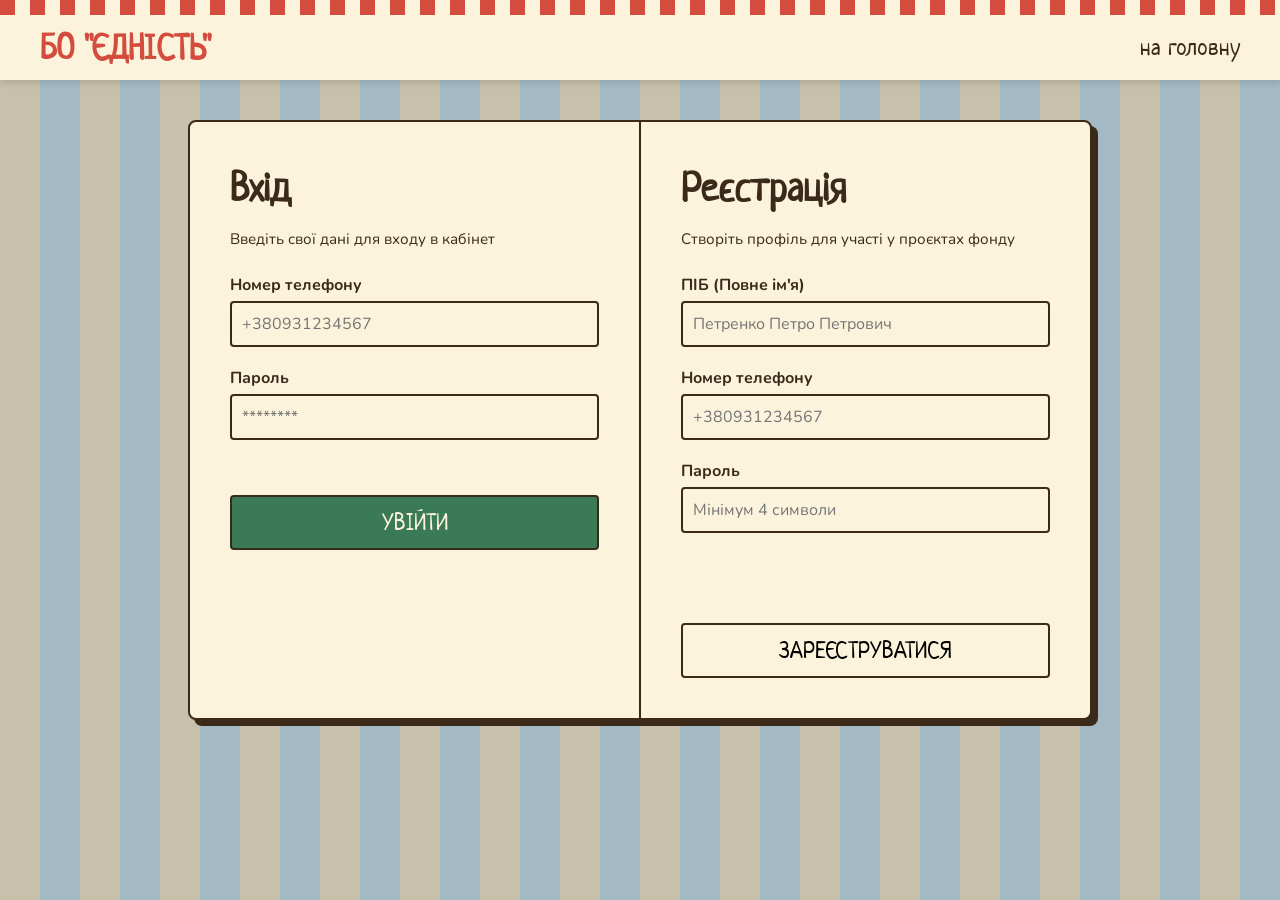
<file: wwwroot/auth.html>
﻿<!DOCTYPE html>
<html lang="uk">
<head>
    <meta charset="UTF-8">
    <meta name="viewport" content="width=device-width, initial-scale=1.0">
    <title>БО "ЄДНІСТЬ" - Авторизація</title>
    <link rel="stylesheet" href="css/style.css">
</head>
<body>
    <div class="top-border"></div>

    <nav>
        <h1>БО "ЄДНІСТЬ"</h1>
        <div class="links">
            <a href="index.html">на головну</a>
        </div>
    </nav>

    <div class="container">
        <div class="auth-wrapper">
            <!-- Блок входу -->
            <div class="auth-section login-section">
                <h2>Вхід</h2>
                <p>Введіть свої дані для входу в кабінет</p>
                <form id="login-form" novalidate>
                    <div class="form-group">
                        <label for="login-phone">Номер телефону</label>
                        <input type="text" id="login-phone" placeholder="+380931234567" pattern="^\+380\d{9}$" title="Формат: +380XXXXXXXXX" required>
                    </div>
                    <div class="form-group" >
                        <label for="login-password">Пароль</label>
                        <input type="password" id="login-password" placeholder="********" required>
                    </div>
                    <div id="login-error" class="error-message"></div>
                    <button type="submit" class="btn-simple btn-primary">УВІЙТИ</button>
                </form>
            </div>

            <div class="auth-divider"></div>

            <!-- Блок реєстрації -->
            <div class="auth-section register-section">
                <h2>Реєстрація</h2>
                <p>Створіть профіль для участі у проєктах фонду</p>
                <form id="register-form" novalidate>
                    <div class="form-group">
                        <label for="reg-name">ПІБ (Повне ім'я)</label>
                        <input type="text" id="reg-name" placeholder="Петренко Петро Петрович" minlength="3" pattern="^[А-Яа-яІіЇїЄєҐґA-Za-z\s\-\']+$" title="Ім'я може містити лише літери" required>                    </div>
                    <div class="form-group">
                        <label for="reg-phone">Номер телефону</label>
                        <input type="text" id="reg-phone" placeholder="+380931234567" pattern="^\+380\d{9}$" title="Формат: +380XXXXXXXXX" required>
                    </div>
                    <div class="form-group">
                        <label for="reg-password">Пароль</label>
                        <input type="password" id="reg-password" placeholder="Мінімум 4 символи" minlength="4" required>
                    </div>
                    <div id="reg-error" class="error-message"></div>
                    <div id="reg-success" class="success-message"></div>
                    <button type="submit" class="btn-simple">ЗАРЕЄСТРУВАТИСЯ</button>
                </form>
            </div>
        </div>
    </div>

    <script src="js/auth.js"></script>
</body>
</html>
</file>
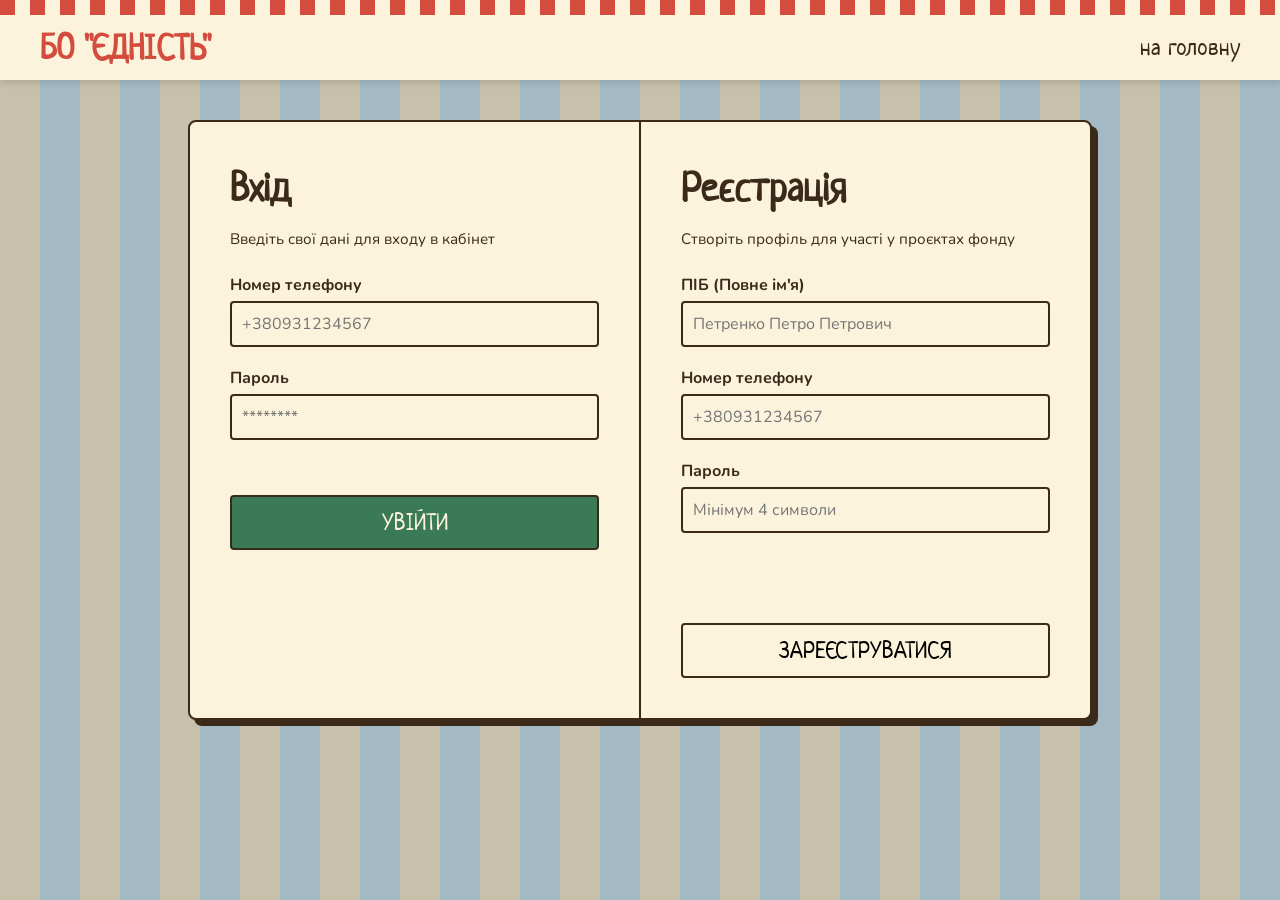
<file: wwwroot/profile.html>
﻿<!DOCTYPE html>
<html lang="uk">
<head>
    <meta charset="UTF-8">
    <meta name="viewport" content="width=device-width, initial-scale=1.0">
    <title>Особистий кабінет - БО "ЄДНІСТЬ"</title>
    <link rel="stylesheet" href="css/style.css">
</head>
<body>
    <div class="top-border"></div>

    <nav>
        <h1>БО "ЄДНІСТЬ"</h1>
        <div class="links">
            <a href="index.html">на головну</a>
            <a href="#" id="logout-btn" class="btn-nav" style="color: #d34c3d; border-color: #d34c3d;">вийти</a>
        </div>
    </nav>

    <div class="container">
        <div class="profile-header">
            <h2 class="page-title">Ваш профіль</h2>
            <div class="user-info">
                <p><strong>Ім'я:</strong> <span id="user-name-display">Завантаження...</span></p>
                <p><strong>Телефон:</strong> <span id="user-phone-display">Завантаження...</span></p>
            </div>
        </div>

        <div class="split-layout">
            <!-- ЛІВА ПОЛОВИНА (Бенефіціар) -->
            <div class="split-column">
                <div class="role-card" id="btn-beneficiary">
                    <h3>Я Бенефіціар</h3>
                    <p>Подати заявку на отримання допомоги від фонду.</p>
                </div>

                <div id="beneficiary-panel" class="hidden-panel">

                    <!-- БЛОК 1: ДАШБОРД (Таблиця запитів) -->
                    <div id="beneficiary-dashboard-view" style="display: none;">
                        <h3>Мої запити на допомогу</h3>
                        <table class="retro-table" style="margin-bottom: 20px; width: 100%; table-layout: fixed; word-break: break-word; overflow-wrap: break-word;">
                            <thead>
                                <tr>
                                    <th>№ Запиту</th>
                                    <th>Опис потреби</th>
                                    <th>Статус</th>
                                </tr>
                            </thead>
                            <tbody id="beneficiary-requests-body">
                                <tr><td colspan="3">Завантаження...</td></tr>
                            </tbody>
                        </table>
                        <button id="btn-new-request" class="btn-simple btn-primary">Створити новий запит</button>
                    </div>

                    <!-- БЛОК 2: ФОРМА (Створення нового запиту) -->
                    <div id="beneficiary-form-view" style="display: none;">
                        <h3>Нова заявка на допомогу</h3>
                        <form id="request-form" novalidate>
                            <div class="form-group">
                                <label>Номер та серія паспорта (або ID-картки):</label>
                                <input type="text" id="req-passport" class="retro-input" placeholder="Наприклад: ВВ 123456 або 123456789">
                                <div id="error-passport" class="field-error"></div>
                            </div>

                            <div class="form-group">
                                <label>Опис потреби:</label>
                                <textarea id="req-desc" rows="4" placeholder="Опишіть, що саме сталося і що конкретно вам потрібно..."></textarea>
                                <div id="error-desc" class="field-error"></div>
                            </div>

                            <div class="form-group">
                                <label>Населений пункт / Адреса доставки:</label>
                                <input type="text" id="req-address" class="retro-input" placeholder="Наприклад: м. Сміла, відділення пошти №2">
                                <div id="error-address" class="field-error"></div>
                            </div>

                            <div class="form-group">
                                <label>Фото документа, що підтверджує особу / статус:</label>
                                <input type="file" id="req-document" class="retro-input" accept="image/*,.pdf">
                                <div id="error-document" class="field-error"></div>
                            </div>

                            <div id="server-error" class="error-message" style="display: none; margin-bottom: 10px;"></div>

                            <div style="display: flex; gap: 10px;">
                                <button type="submit" class="btn-simple btn-primary">Відправити заявку</button>
                                <button type="button" id="btn-cancel-request" class="btn-simple">Скасувати</button>
                            </div>
                        </form>
                    </div>

                    <!-- БЛОК 3: УСПІХ -->
                    <div id="beneficiary-success-view" style="display: none; text-align: center;">
                        <h3 style="color: #3b7a57;"> Заявку успішно надіслано!</h3>
                        <p style="font-size: 1.1rem;">Ваш запит зареєстровано в системі. Наш менеджер розгляне його та зв'яжеться з вами за вказаним телефоном.</p>
                        <div style="margin-top: 20px; padding: 15px; border: 2px dashed #3b2a1a; background-color: #e5dcc3; display: inline-block;">
                            <strong>Статус вашої заявки:</strong> <span style="color: #d34c3d;">В обробці </span>
                        </div>
                        <br>
                        <button id="btn-back-to-dashboard" class="btn-simple" style="margin-top: 20px;">Повернутися до списку</button>
                    </div>
                </div>
            </div>

            <!-- ПРАВА ПОЛОВИНА (Волонтер) -->
            <div class="split-column">
                <div class="role-card" id="btn-volunteer">
                    <h3>Я Волонтер</h3>
                    <p>Приєднатися до команди та допомогти фонду руками.</p>
                </div>

                <div id="volunteer-panel" class="hidden-panel">
                    <h3>Кабінет волонтера</h3>
                    <div class="dashboard-section">
                        <h4>Мої поточні заходи:</h4>
                        <ul class="retro-list" id="volunteer-events-list">
                            <li>Завантаження...</li>
                        </ul>
                    </div>

                    <div class="dashboard-section">
                        <h4>Моя статистика:</h4>
                        <div style="display: flex; gap: 20px; margin-bottom: 20px; font-size: 1.2rem;">
                            <div style="background: #3b7a57; color: #fbf3db; padding: 10px 20px; border-radius: 5px; border: 2px solid #3b2a1a; flex: 1;">
                                <strong>Усього годин:</strong> <br><span id="total-hours-display">0</span>
                            </div>
                            <div style="background: #d34c3d; color: #fbf3db; padding: 10px 20px; border-radius: 5px; border: 2px solid #3b2a1a; flex: 1;">
                                <strong>Місце в рейтингу:</strong> <br><span id="rank-display">—</span>
                            </div>
                        </div>

                        <table class="retro-table">
                            <thead>
                                <tr>
                                    <th>Місяць</th>
                                    <th>Відпрацьовано годин</th>
                                </tr>
                            </thead>
                            <tbody id="volunteer-stats-body">
                            </tbody>
                        </table>
                    </div>
                </div>
            </div>
        </div>
    </div>

    <script src="js/profile.js"></script>
</body>
</html>
</file>
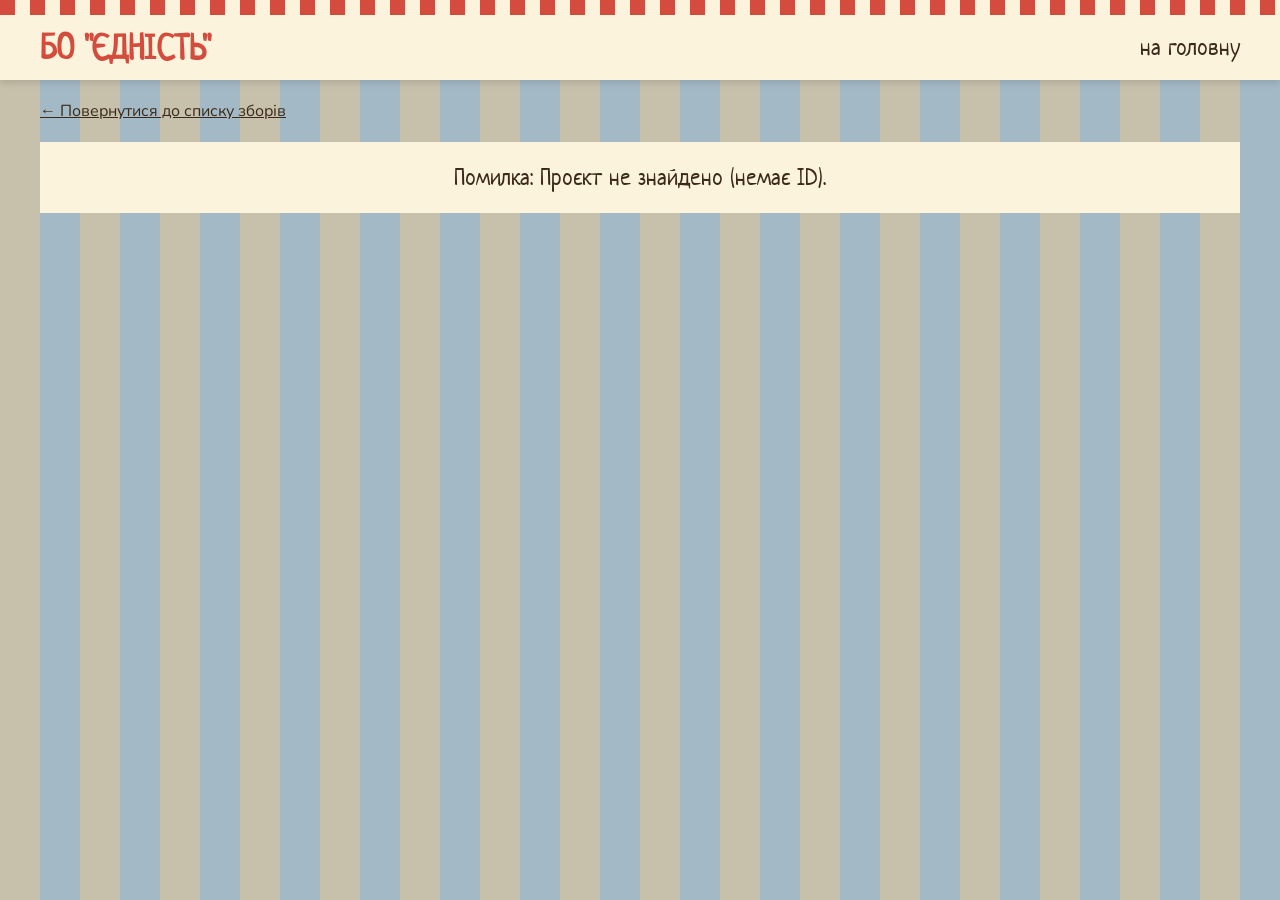
<file: wwwroot/project.html>
﻿<!DOCTYPE html>
<html lang="uk">
<head>
    <meta charset="UTF-8">
    <meta name="viewport" content="width=device-width, initial-scale=1.0">
    <title>Деталі проєкту - БО "ЄДНІСТЬ"</title>
    <link rel="stylesheet" href="css/style.css">
</head>
<body>
    <div class="top-border"></div>

    <nav>
        <h1>БО "ЄДНІСТЬ"</h1>
        <div class="links">
            <a href="index.html">на головну</a>
        </div>
    </nav>

    <div class="container" style="margin-top: 20px;">
        <a href="index.html" style="color: #3b2a1a; font-family: 'Nunito', sans-serif; text-decoration: underline; margin-bottom: 20px; display: inline-block;">← Повернутися до списку зборів</a>

        <div id="loading-project" class="loading-text">Завантаження інформації про проєкт...</div>

        <!-- БЛОК ПРОЄКТУ -->
        <div class="split-layout" id="project-content" style="display: none;">

            <!-- ЛІВА КОЛОНКА: Інформація про проєкт -->
            <div class="split-column" style="background-color: #fbf3db; border: 2px solid #3b2a1a; border-radius: 8px; padding: 30px; box-shadow: 4px 4px 0px #3b2a1a;">
                <h2 id="proj-title" style="margin-top: 0; font-size: 2.2rem; color: #d34c3d;">Назва проєкту</h2>

                <div style="margin-bottom: 20px; font-weight: bold; color: #276345;" id="proj-status">Статус: Активний</div>

                <p id="proj-desc" style="font-size: 1.1rem; line-height: 1.6; margin-bottom: 30px;">
                    Опис...
                </p>

                <div style="background-color: #e5dcc3; padding: 15px; border: 2px dashed #3b2a1a; margin-bottom: 30px;">
                    <div style="display: flex; justify-content: space-between;">
                        <strong>Дата початку:</strong> <span id="proj-start-date">...</span>
                    </div>
                </div>

                <!-- НОВИЙ БЛОК: Інформація про волонтерський захід -->
                <div id="project-event-block" style="display: none; background-color: #fff; border: 2px solid #3b7a57; border-radius: 8px; padding: 20px; margin-bottom: 30px; box-shadow: 2px 2px 0px #3b7a57;">
                    <h3 style="margin-top: 0; color: #3b7a57; font-size: 1.4rem;"> Заплановано волонтерський захід!</h3>
                    <div style="font-size: 1.1rem; line-height: 1.6;">
                        <div style="margin-bottom: 8px;"><strong>Захід:</strong> <span id="event-info-title"></span></div>
                        <div style="margin-bottom: 8px;"><strong>Дата та час збору:</strong> <span id="event-info-date"></span></div>
                        <div style="margin-bottom: 8px;"><strong>Місце збору:</strong> <span id="event-info-location"></span></div>
                        <div style="margin-bottom: 8px; color: #d34c3d;"><strong>Вільних місць:</strong> <span id="event-info-spots">Обчислення...</span></div>

                        <div style="margin-top: 15px; padding-top: 15px; border-top: 2px dashed #e5dcc3;">
                            <strong>Деталі від координатора:</strong>
                            <div id="event-info-desc" style="margin-top: 5px; font-style: italic; white-space: pre-wrap;"></div>
                        </div>

                        <!-- Кнопка приєднання та повідомлення -->
                        <div style="margin-top: 20px; text-align: right; border-top: 2px dashed #3b7a57; padding-top: 15px;">
                            <button id="btn-join-event" class="btn-simple btn-primary" style="display: none; padding: 10px 25px; font-size: 1.1rem;"> Приєднатися до заходу</button>
                            <div id="join-event-message" style="color: #d34c3d; font-weight: bold; margin-top: 10px;"></div>
                        </div>
                    </div>
                </div>

                <div class="progress-bg" style="height: 15px; margin-bottom: 10px;">
                    <div id="proj-progress-fill" class="progress-fill" style="width: 0%; transition: width 0.5s ease-in-out;"></div>
                </div>

                <div class="progress-stats" style="font-size: 1.1rem; font-weight: bold;">
                    <span>Зібрано: <span id="proj-collected">0</span> ₴</span>
                    <span>Ціль: <span id="proj-budget">0</span> ₴</span>
                </div>
            </div>

            <!-- ПРАВА КОЛОНКА: Форма для донату -->
            <div class="split-column">
                <div style="background-color: #fbf3db; border: 2px solid #3b2a1a; border-radius: 8px; padding: 30px; box-shadow: 4px 4px 0px #3b2a1a;">
                    <h3 style="margin-top: 0; border-bottom: 2px dashed #3b2a1a; padding-bottom: 10px;">Підтримати цей збір</h3>

                    <!-- Блок: Збір завершено (прихований за замовчуванням) -->
                    <div id="project-closed-view" style="display: none; text-align: center; margin-top: 20px;">
                        <h3 style="color: #3b7a57; font-size: 1.5rem;"> Збір завершено!</h3>
                        <p style="font-size: 1.1rem; line-height: 1.5; color: #555;">Ми щиро дякуємо всім, хто долучився. Необхідна сума вже зібрана, тому ми більше не приймаємо донати на цей проєкт.</p>
                        <button class="btn-simple" style="margin-top: 15px;" onclick="window.location.href='index.html'">Переглянути інші збори</button>
                    </div>

                    <form id="donate-form" novalidate>
                        <div class="form-group">
                            <label>Сума донату (₴):</label>
                            <input type="number" id="donate-amount" class="retro-input" placeholder="Наприклад: 500" min="1" step="1" required>
                            <div id="error-amount" class="field-error"></div>
                        </div>

                        <div class="form-group">
                            <label>Призначення платежу:</label>
                            <input type="text" id="donate-purpose" class="retro-input" value="Благодійний внесок" readonly style="background-color: #e5dcc3; color: #555; cursor: not-allowed;">
                        </div>

                        <div class="form-group">
                            <label>Номер картки (тестова оплата):</label>
                            <input type="text" id="donate-card" class="retro-input" placeholder="1111 2222 3333 4444" maxlength="19">
                            <div id="error-card" class="field-error"></div>
                        </div>

                        <div id="server-error" class="error-message" style="display: none; margin-bottom: 10px;"></div>

                        <button type="submit" id="btn-submit-donate" class="btn-simple btn-primary">Зробити переказ</button>
                    </form>

                    <!-- Блок успішного донату -->
                    <div id="donate-success-view" style="display: none; text-align: center; margin-top: 20px;">
                        <h3 style="color: #3b7a57;"> Платіж успішно оброблено!</h3>
                        <p>Щиро дякуємо за вашу підтримка. Кожна гривня наближає нас до мети.</p>
                        <button id="btn-donate-again" class="btn-simple" style="margin-top: 15px;">Зробити ще один донат</button>
                    </div>
                </div>
            </div>
        </div>
    </div>

    <script src="js/project.js"></script>
</body>
</html>
</file>
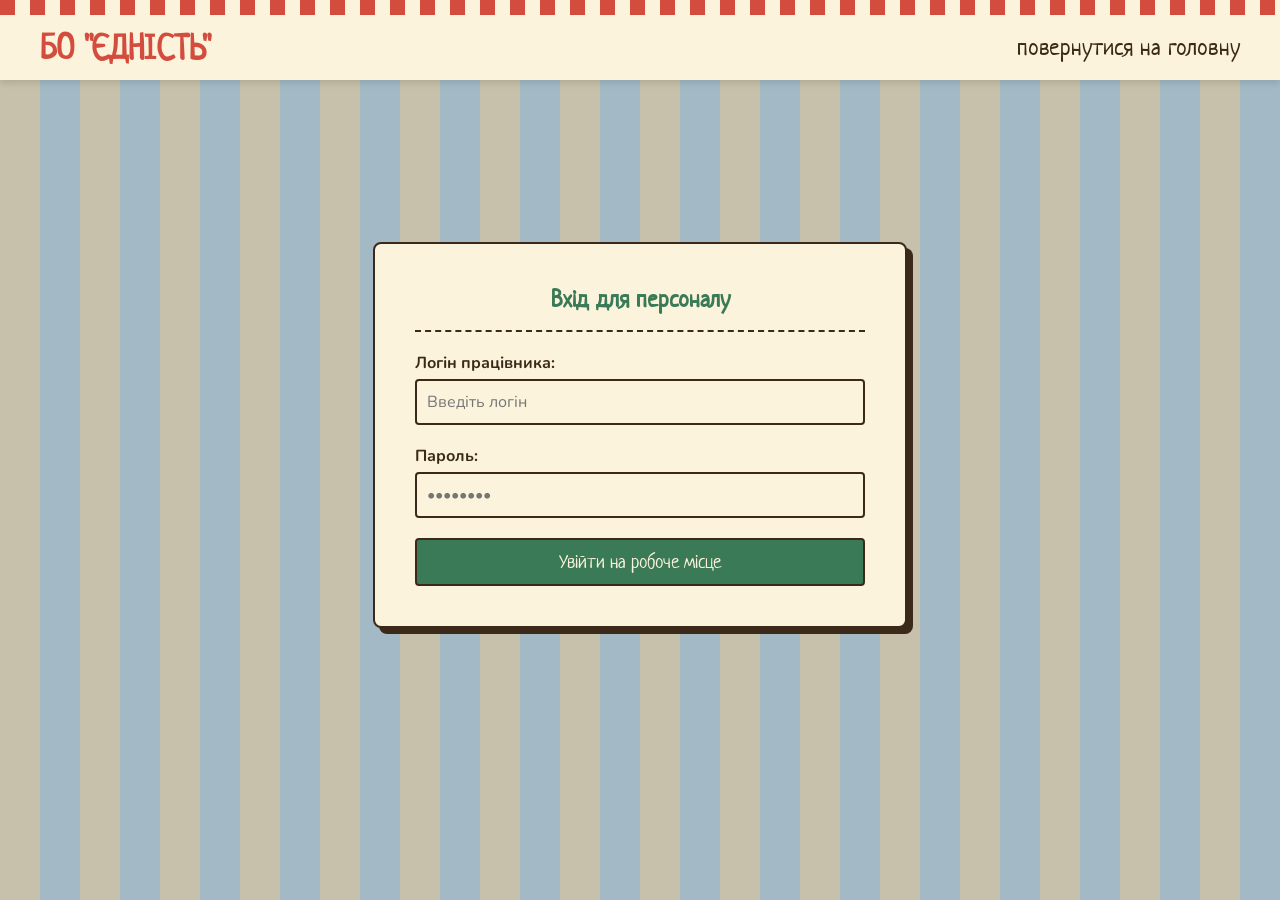
<file: wwwroot/staff-login.html>
﻿<!DOCTYPE html>
<html lang="uk">
<head>
    <meta charset="UTF-8">
    <meta name="viewport" content="width=device-width, initial-scale=1.0">
    <title>Службовий вхід - БО "ЄДНІСТЬ"</title>
    <link rel="stylesheet" href="css/style.css">
</head>
<body>
    <div class="top-border"></div>

    <nav>
        <h1>БО "ЄДНІСТЬ"</h1>
        <div class="links">
            <a href="index.html">повернутися на головну</a>
        </div>
    </nav>

    <div class="container" style="display: flex; justify-content: center; align-items: center; min-height: 70vh;">
        <div style="background-color: #fbf3db; border: 2px solid #3b2a1a; border-radius: 8px; padding: 40px; width: 100%; max-width: 450px; box-shadow: 6px 6px 0px #3b2a1a;">
            <h2 style="margin-top: 0; color: #3b7a57; text-align: center; border-bottom: 2px dashed #3b2a1a; padding-bottom: 15px;">Вхід для персоналу</h2>

            <form id="staff-login-form" novalidate>
                <div class="form-group">
                    <label>Логін працівника:</label>
                    <input type="text" id="staff-login" class="retro-input" placeholder="Введіть логін" required>
                    <div id="error-login" class="field-error"></div>
                </div>

                <div class="form-group">
                    <label>Пароль:</label>
                    <input type="password" id="staff-password" class="retro-input" placeholder="••••••••" required>
                    <div id="error-password" class="field-error"></div>
                </div>

                <div id="server-error" class="error-message" style="display: none; margin-bottom: 15px;"></div>

                <button type="submit" id="btn-staff-login" class="btn-simple btn-primary" style="width: 100%; font-size: 1.2rem;">Увійти на робоче місце</button>
            </form>
        </div>
    </div>

    <script src="js/staff-login.js"></script>
</body>
</html>
</file>
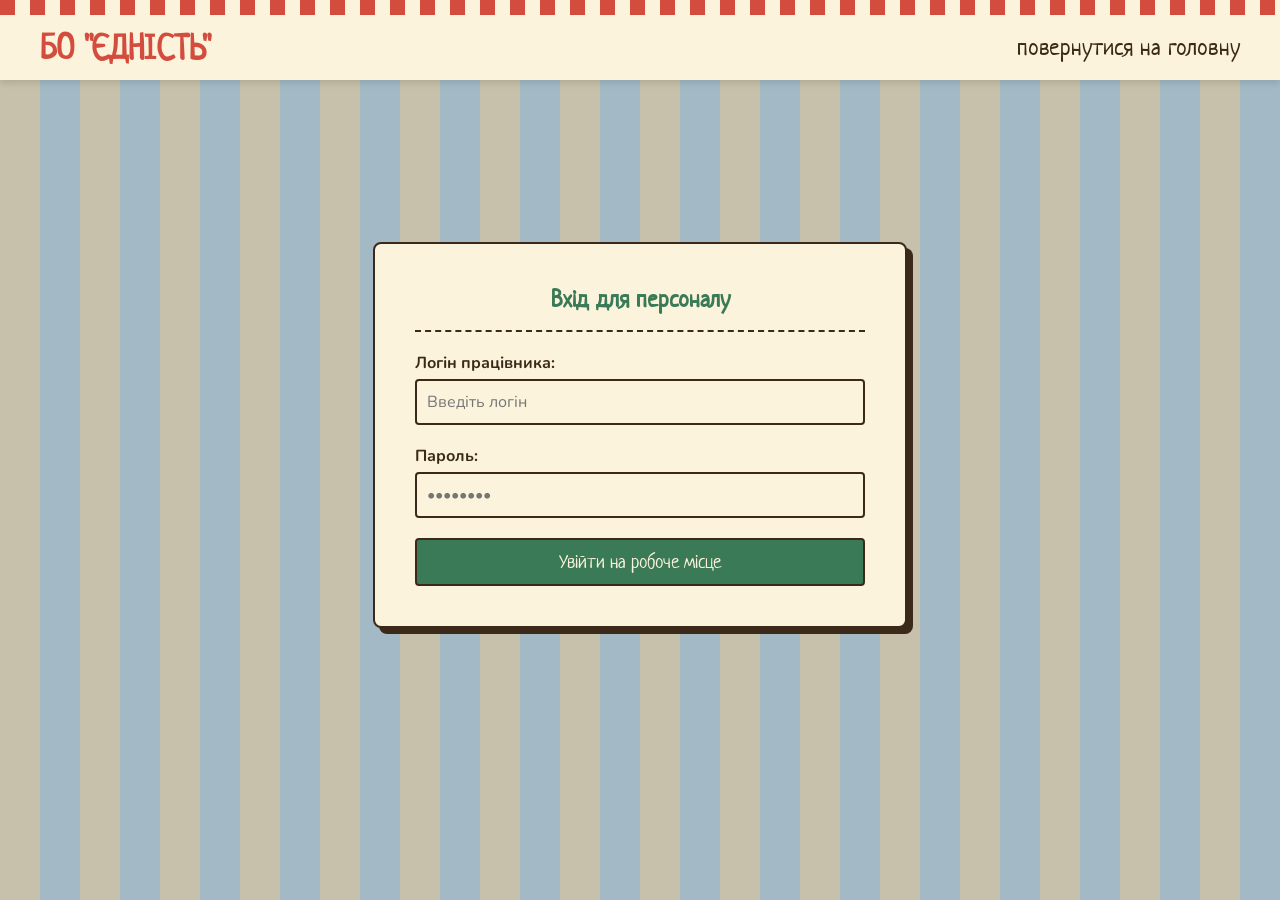
<file: wwwroot/staff-panel.html>
﻿<!DOCTYPE html>
<html lang="uk">
<head>
    <meta charset="UTF-8">
    <meta name="viewport" content="width=device-width, initial-scale=1.0">
    <title>Робоче місце - БО "ЄДНІСТЬ"</title>
    <link rel="stylesheet" href="css/style.css">
    <style>
        .admin-layout {
            display: flex;
            min-height: 100vh;
        }

        .admin-sidebar {
            width: 250px;
            background-color: #3b2a1a;
            color: #fbf3db;
            padding: 20px;
        }

            .admin-sidebar h2 {
                color: #fbf3db;
                border-bottom: 2px dashed #fbf3db;
                padding-bottom: 10px;
                font-size: 1.8rem;
            }

        .admin-nav {
            list-style: none;
            padding: 0;
            margin-top: 30px;
        }

            .admin-nav li {
                margin-bottom: 15px;
            }

            .admin-nav a {
                color: #fbf3db;
                text-decoration: none;
                font-size: 1.2rem;
                display: block;
                padding: 10px;
                border: 2px solid transparent;
                border-radius: 5px;
            }

                .admin-nav a:hover, .admin-nav a.active {
                    border-color: #fbf3db;
                    background-color: rgba(251, 243, 219, 0.1);
                }

        .admin-content {
            flex-grow: 1;
            background-color: #e5dcc3;
            padding: 30px;
        }

        .admin-header {
            display: flex;
            justify-content: space-between;
            align-items: center;
            margin-bottom: 30px;
            border-bottom: 2px solid #3b2a1a;
            padding-bottom: 10px;
        }

        .admin-card {
            background-color: #fbf3db;
            border: 2px solid #3b2a1a;
            border-radius: 8px;
            padding: 20px;
            box-shadow: 4px 4px 0px #3b2a1a;
            margin-bottom: 30px;
        }

        @media print {
            body * {
                visibility: hidden;
            }

            #receipt-block, #receipt-block * {
                visibility: visible;
            }

            #receipt-block {
                position: absolute;
                left: 0;
                top: 0;
                width: 100%;
                box-shadow: none;
                border: none;
            }

            .print-hide {
                display: none !important;
            }
        }
    </style>
</head>
<body>
    <div class="admin-layout">
        <!-- БОКОВЕ МЕНЮ -->
        <aside class="admin-sidebar">
            <h2>БО "ЄДНІСТЬ"</h2>
            <div style="font-size: 0.9rem; opacity: 0.8; margin-bottom: 20px;">Панель управління</div>
            <ul class="admin-nav">
                <li id="menu-employees" style="display: block;"><a href="#" id="nav-employees" class="active"> Працівники</a></li>
                <li id="menu-projects" style="display: block;"><a href="#" id="nav-projects"> Проєкти та Запити</a></li>
                <li id="menu-transactions" style="display: block;"><a href="#" id="nav-transactions"> Транзакції</a></li>
                <li id="menu-contracts" style="display: block;"><a href="#" id="nav-contracts"> Договори</a></li>

                <!-- МЕНЮ ДЛЯ КООРДИНАТОРА ВОЛОНТЕРІВ -->
                <li id="menu-volunteers" style="display: block;"><a href="#" id="nav-volunteers"> Організація заходів</a></li>
                <li id="menu-active-events" style="display: block;"><a href="#" id="nav-active-events"> Облік годин</a></li>
                <li style="margin-top: 50px;"><a href="#" id="staff-logout" style="color: #d34c3d; border-color: #d34c3d;"> Вихід</a></li>
            </ul>
        </aside>

        <!-- РОБОЧА ЗОНА -->
        <main class="admin-content">
            <div class="admin-header">
                <h2 style="margin: 0; color: #3b2a1a;" id="page-title">Управління персоналом</h2>
                <div style="text-align: right;">
                    <div style="font-weight: bold; font-size: 1.2rem;" id="staff-name">Завантаження...</div>
                    <div style="color: #3b7a57;" id="staff-role">Посада</div>
                </div>
            </div>

            <!-- ================= ВКЛАДКА 1: ПРАЦІВНИКИ ================= -->
            <div id="tab-employees" class="tab-pane">
                <div class="admin-card">
                    <h3 style="margin-top: 0; color: #3b7a57;"> Реєстрація нового працівника</h3>
                    <form id="create-employee-form" style="display: grid; grid-template-columns: 1fr 1fr; gap: 15px;" novalidate>
                        <div class="form-group">
                            <label>ПІБ (Повне ім'я):</label>
                            <input type="text" id="emp-name" class="retro-input" placeholder="Іванов Іван Іванович" required>
                        </div>
                        <div class="form-group">
                            <label>Посада:</label>
                            <select id="emp-position" class="retro-input" required>
                                <option value="" disabled selected>-- Оберіть посаду --</option>
                                <option value="Бухгалтер">Бухгалтер</option>
                                <option value="Менеджер">Менеджер проєктів</option>
                                <option value="Координатор">Координатор волонтерів</option>
                            </select>
                        </div>
                        <div class="form-group">
                            <label>Контактний телефон:</label>
                            <input type="text" id="emp-phone" class="retro-input" placeholder="+380..." required>
                        </div>
                        <div class="form-group">
                            <label>Логін (для входу):</label>
                            <input type="text" id="emp-login" class="retro-input" placeholder="Наприклад: manager1" required>
                        </div>
                        <div class="form-group">
                            <label>Пароль:</label>
                            <input type="password" id="emp-password" class="retro-input" placeholder="••••••••" required>
                        </div>
                        <div class="form-group" style="display: flex; align-items: flex-end;">
                            <button type="submit" id="btn-create-emp" class="btn-simple btn-primary" style="width: 100%;">Створити обліковий запис</button>
                        </div>
                        <div id="emp-error" class="error-message" style="display: none; grid-column: span 2;"></div>
                        <div id="emp-success" class="success-message" style="display: none; grid-column: span 2;">Працівника успішно додано в систему!</div>
                    </form>
                </div>

                <div class="admin-card">
                    <h3 style="margin-top: 0;">Штат працівників</h3>
                    <table class="retro-table">
                        <thead>
                            <tr>
                                <th>ID</th>
                                <th>ПІБ</th>
                                <th>Посада</th>
                                <th>Телефон</th>
                                <th>Логін</th>
                            </tr>
                        </thead>
                        <tbody id="employees-table-body">
                            <tr><td colspan="5">Завантаження даних...</td></tr>
                        </tbody>
                    </table>
                </div>
            </div>

            <!-- ================= ВКЛАДКА 2: ТРАНЗАКЦІЇ ================= -->
            <div id="tab-transactions" class="tab-pane" style="display: none;">

                <div class="admin-card">
                    <h3 style="margin-top: 0; color: #d34c3d;"> Проведення платежу (Витрата / Зарплата)</h3>

                    <form id="create-transaction-form" style="display: grid; grid-template-columns: 1fr 1fr; gap: 15px;" novalidate>
                        <div class="form-group">
                            <label>Тип транзакції:</label>
                            <input type="text" id="trans-type" class="retro-input" value="витрата" readonly style="background-color: #e5dcc3; color: #555; cursor: not-allowed;">
                        </div>
                        <div class="form-group">
                            <label>ID Проєкту (пусто для ЗП/заг. витрат):</label>
                            <input type="number" id="trans-project-id" class="retro-input" placeholder="Наприклад: 1 (якщо є)" min="1">
                        </div>
                        <div class="form-group">
                            <label>Сума (₴):</label>
                            <input type="number" id="trans-amount" class="retro-input" placeholder="Наприклад: 1000" min="1" step="1" required>
                        </div>
                        <div class="form-group">
                            <label>Призначення платежу (Коротко):</label>
                            <input type="text" id="trans-purpose" class="retro-input" placeholder="Оплата за ліки, Зарплата..." required>
                        </div>

                        <!-- ОНОВЛЕННЯ: Додано поле для вибору ID Договору -->
                        <div class="form-group" style="background-color: #e5dcc3; padding: 10px; border-radius: 5px;">
                            <label>ID Договору (якщо оплата постачальнику):</label>
                            <input type="number" id="trans-contract-id" class="retro-input" placeholder="Наприклад: 1" min="1">
                        </div>

                        <div class="form-group" style="background-color: #e5dcc3; padding: 10px; border-radius: 5px;">
                            <label>ID Працівника (тільки для зарплати):</label>
                            <input type="number" id="trans-employee-id" class="retro-input" placeholder="Наприклад: 4" min="1">
                        </div>

                        <div class="form-group" style="display: flex; align-items: flex-end; grid-column: span 2;">
                            <button type="submit" id="btn-create-trans" class="btn-simple btn-primary" style="width: 100%;">Провести платіж</button>
                        </div>
                        <div id="trans-error" class="error-message" style="display: none; grid-column: span 2;"></div>
                    </form>

                    <!-- Блок Квитанції -->
                    <div id="receipt-block" style="display: none; margin-top: 15px; padding: 25px; border: 2px dashed #3b2a1a; background-color: #fff; color: #000; width: 100%; max-width: 450px; margin-left: auto; margin-right: auto; font-family: 'Courier New', Courier, monospace;">
                        <h3 style="text-align: center; margin-top: 0; border-bottom: 2px solid #000; padding-bottom: 10px;">БО "ЄДНІСТЬ" - ВИПИСКА</h3>
                        <p style="text-align: right; margin-bottom: 20px;"><strong>Дата:</strong> <span id="receipt-date"></span></p>

                        <p><strong>Призначення:</strong> <br><span id="receipt-purpose" style="font-size: 1.1rem;"></span></p>
                        <p id="receipt-project-row" style="display: none;"><strong>Віднесено до проєкту №:</strong> <span id="receipt-project"></span></p>

                        <!-- ОНОВЛЕННЯ: Додано рядок для відображення Договору у квитанції -->
                        <p id="receipt-contract-row" style="display: none;"><strong>Згідно з договором №:</strong> <span id="receipt-contract"></span></p>
                        <p id="receipt-emp-row" style="display: none;"><strong>Співробітник №:</strong> <span id="receipt-emp"></span></p>

                        <div style="border-top: 2px dashed #000; margin-top: 20px; padding-top: 15px; text-align: right; font-size: 1.3rem;">
                            <strong>СУМА: <span id="receipt-amount"></span> ₴</strong>
                        </div>

                        <div class="print-hide" style="display: flex; gap: 10px; margin-top: 30px;">
                            <button type="button" class="btn-simple" onclick="window.print()" style="flex: 1; background-color: #e5dcc3; border-color: #3b2a1a; color: #3b2a1a;">🖨️ Друк</button>
                            <button type="button" class="btn-simple btn-primary" id="btn-close-receipt" style="flex: 1;">Новий платіж</button>
                        </div>
                    </div>
                </div>

                <div class="admin-card">
                    <h3 style="margin-top: 0;">Історія транзакцій</h3>
                    <table class="retro-table">
                        <thead>
                            <tr>
                                <th>ID</th>
                                <th>Проєкт</th>
                                <th>Договір</th>
                                <th>Тип</th>
                                <th>Сума (₴)</th>
                                <th>Призначення</th>
                                <th>Дата</th>
                            </tr>
                        </thead>
                        <tbody id="transactions-table-body">
                            <tr><td colspan="7">Дані ще не завантажені...</td></tr>
                        </tbody>
                    </table>
                </div>
            </div>

            <!-- ================= ВКЛАДКА 3: ДОГОВОРИ ТА ПОСТАЧАЛЬНИКИ ================= -->
            <div id="tab-contracts" class="tab-pane" style="display: none;">

                <!-- Блок Постачальників -->
                <div class="admin-card" style="border-color: #276345;">
                    <h3 style="margin-top: 0; color: #276345;"> Реєстр постачальників</h3>
                    <form id="create-supplier-form" style="display: grid; grid-template-columns: 1fr 1fr; gap: 15px; margin-bottom: 20px;" novalidate>
                        <div class="form-group">
                            <label>Назва компанії:</label>
                            <input type="text" id="sup-name" class="retro-input" placeholder="ТОВ 'Медикал'" required>
                        </div>
                        <div class="form-group">
                            <label>Код ЄДРПОУ:</label>
                            <input type="text" id="sup-edrpou" class="retro-input" placeholder="12345678" required>
                        </div>
                        <div class="form-group" style="grid-column: span 2;">
                            <label>Контактні дані (адреса, телефон):</label>
                            <input type="text" id="sup-contacts" class="retro-input" placeholder="Київ, вул. Хрещатик, 1...">
                        </div>
                        <div class="form-group" style="grid-column: span 2; display: flex; justify-content: flex-end;">
                            <button type="submit" id="btn-create-sup" class="btn-simple" style="background-color: #276345; color: #fbf3db;">Додати постачальника</button>
                        </div>
                        <div id="sup-error" class="error-message" style="display: none; grid-column: span 2;"></div>
                        <div id="sup-success" class="success-message" style="display: none; grid-column: span 2;">Постачальника додано!</div>
                    </form>

                    <table class="retro-table">
                        <thead>
                            <tr>
                                <th>ID</th>
                                <th>Назва компанії</th>
                                <th>ЄДРПОУ</th>
                                <th>Контакти</th>
                            </tr>
                        </thead>
                        <tbody id="suppliers-table-body">
                            <tr><td colspan="4">Завантаження даних...</td></tr>
                        </tbody>
                    </table>
                </div>

                <!-- Блок Договорів -->
                <div class="admin-card" style="border-color: #3b2a1a;">
                    <h3 style="margin-top: 0;"> Реєстрація договору</h3>
                    <form id="create-contract-form" style="display: grid; grid-template-columns: 1fr 1fr; gap: 15px; margin-bottom: 20px;" novalidate>
                        <div class="form-group">
                            <label>ID Постачальника:</label>
                            <input type="number" id="con-supplier-id" class="retro-input" placeholder="Наприклад: 1" min="1" required>
                        </div>
                        <div class="form-group">
                            <label>ID Проєкту:</label>
                            <input type="number" id="con-project-id" class="retro-input" placeholder="Наприклад: 2" min="1" required>
                        </div>
                        <div class="form-group">
                            <label>Дата підписання:</label>
                            <input type="date" id="con-date" class="retro-input" required>
                        </div>
                        <div class="form-group">
                            <label>Сума договору (₴):</label>
                            <input type="number" id="con-amount" class="retro-input" placeholder="50000" min="1" step="1" required>
                        </div>
                        <div class="form-group" style="grid-column: span 2;">
                            <label>Предмет договору (що купуємо):</label>
                            <input type="text" id="con-subject" class="retro-input" placeholder="Постачання 100 турнікетів СІЧ" required>
                        </div>
                        <div class="form-group">
                            <label>Кількість товарів/послуг:</label>
                            <input type="number" id="con-quantity" class="retro-input" placeholder="100" min="1" required>
                        </div>
                        <div class="form-group" style="display: flex; align-items: flex-end;">
                            <button type="submit" id="btn-create-con" class="btn-simple btn-primary" style="width: 100%;">Створити договір</button>
                        </div>
                        <div id="con-error" class="error-message" style="display: none; grid-column: span 2;"></div>
                        <div id="con-success" class="success-message" style="display: none; grid-column: span 2;">Договір зареєстровано!</div>
                    </form>

                    <table class="retro-table">
                        <thead>
                            <tr>
                                <th>ID</th>
                                <th>Постач. (ID)</th>
                                <th>Проєкт (ID)</th>
                                <th>Дата</th>
                                <th>Предмет</th>
                                <th>Сума (₴)</th>
                                <th>Статус</th>
                            </tr>
                        </thead>
                        <tbody id="contracts-table-body">
                            <tr><td colspan="7">Завантаження даних...</td></tr>
                        </tbody>
                    </table>
                </div>

            </div>

            <!-- ================= ВКЛАДКА 4: ПРОЄКТИ (МЕНЕДЖЕР) ================= -->
            <div id="tab-projects" class="tab-pane" style="display: none;">

                <div class="admin-card" style="border-color: #3b7a57;">
                    <h3 style="margin-top: 0; color: #3b7a57;">Створення проєкту</h3>
                    <form id="create-project-form" style="display: grid; grid-template-columns: 1fr 1fr; gap: 15px; margin-bottom: 20px;" novalidate>
                        <div class="form-group">
                            <label>Назва проєкту:</label>
                            <input type="text" id="proj-title" class="retro-input" placeholder="Наприклад: Збір на турнікети" required>
                        </div>
                        <div class="form-group">
                            <label>Цільова сума (₴):</label>
                            <input type="number" id="proj-budget" class="retro-input" placeholder="Наприклад: 100000" min="1" step="1" required>
                        </div>
                        <div class="form-group">
                            <label>ID Бенефіціара (опціонально):</label>
                            <input type="number" id="proj-beneficiary-id" class="retro-input" placeholder="Якщо формується для конкретної особи" min="1">
                        </div>
                        <div class="form-group" style="grid-column: span 2;">
                            <label>Опис проєкту:</label>
                            <textarea id="proj-description" class="retro-input" rows="3" placeholder="Детальний опис того, на що збираються кошти..." required></textarea>
                        </div>
                        <div class="form-group" style="grid-column: span 2; display: flex; justify-content: flex-end;">
                            <button type="submit" id="btn-create-proj" class="btn-simple btn-primary">Створити проєкт</button>
                        </div>
                        <div id="proj-error" class="error-message" style="display: none; grid-column: span 2;"></div>
                        <div id="proj-success" class="success-message" style="display: none; grid-column: span 2;">Проєкт успішно створено!</div>
                    </form>
                </div>

                <div class="admin-card">
                    <h3 style="margin-top: 0; color: #3b2a1a;"> Заявки на розгляд (Нові)</h3>
                    <p style="font-size: 0.9rem; color: #555;">Детальна інформація про запити від бенефіціарів для формування проєкту.</p>

                    <div id="requests-container" style="display: flex; flex-direction: column; gap: 20px;">
                        <div style="padding: 20px; text-align: center;">Завантаження заявок...</div>
                    </div>
                </div>
            </div>

            <!-- ================= НОВА ВКЛАДКА 5: ВОЛОНТЕРИ (КООРДИНАТОР) ================= -->
            <div id="tab-volunteers" class="tab-pane" style="display: none;">

                <!-- Форма створення заходу (Схована за замовчуванням) -->
                <div class="admin-card" id="event-creation-card" style="display: none; border-color: #d34c3d;">
                    <h3 style="margin-top: 0; color: #d34c3d;"> Організація заходу</h3>

                    <!-- Інформація про проєкт для Координатора (тільки для читання) -->
                    <div style="background-color: #fbf3db; padding: 15px; border: 2px dashed #d34c3d; border-radius: 5px; margin-bottom: 20px;">
                        <strong style="color: #3b2a1a;">Пов'язаний проєкт:</strong> <span id="event-proj-title" style="font-weight: bold; font-size: 1.1rem;"></span><br>
                        <strong style="color: #3b2a1a; display: block; margin-top: 10px;">Початковий опис потреби (з контактами):</strong>
                        <div id="event-proj-desc" style="font-style: italic; margin-top: 5px; color: #555; white-space: pre-wrap;"></div>
                    </div>

                    <form id="create-event-form" style="display: grid; grid-template-columns: 1fr 1fr; gap: 15px;" novalidate>
                        <!-- Прихований ID проєкту -->
                        <input type="hidden" id="event-project-id">

                        <div class="form-group" style="grid-column: span 2;">
                            <label>Назва заходу:</label>
                            <input type="text" id="event-title" class="retro-input" placeholder="Наприклад: Плетіння маскувальних сіток" required>
                        </div>

                        <div class="form-group">
                            <label>Дата та час збору:</label>
                            <input type="datetime-local" id="event-datetime" class="retro-input" required>
                        </div>

                        <div class="form-group">
                            <label>Кількість волонтерських місць:</label>
                            <input type="number" id="event-spots" class="retro-input" placeholder="Наприклад: 10" min="1" required>
                        </div>

                        <div class="form-group">
                            <label>Місце збору (Адреса):</label>
                            <!-- Кнопку прибрано, поле залишено (адреса підтягнеться сюди сама) -->
                            <input type="text" id="event-location" class="retro-input" placeholder="Наприклад: Вул. Хрещатик, 22" required>
                        </div>

                        <div class="form-group">
                            <label>Телефон для зв'язку (Організатор заходу):</label>
                            <!-- Кнопку прибрано, поле залишено для ручного вводу -->
                            <input type="text" id="event-contact-phone" class="retro-input" placeholder="Наприклад: +380991234567" required>
                        </div>

                        <div class="form-group" style="grid-column: span 2;">
                            <label>Детальний опис для волонтерів (інструктаж, що брати з собою):</label>
                            <textarea id="event-description" class="retro-input" rows="3" placeholder="Опишіть завдання..." required></textarea>
                        </div>

                        <div class="form-group" style="grid-column: span 2; display: flex; justify-content: space-between;">
                            <button type="button" id="btn-cancel-event" class="btn-simple" style="background-color: #e5dcc3; color: #3b2a1a;">Скасувати</button>
                            <button type="submit" id="btn-create-event" class="btn-simple btn-primary">Опублікувати захід</button>
                        </div>

                        <div id="event-error" class="error-message" style="display: none; grid-column: span 2;"></div>
                        <div id="event-success" class="success-message" style="display: none; grid-column: span 2;">Захід успішно створено! Проєкт переведено в статус "захід".</div>
                    </form>
                </div>

                <div class="admin-card" id="volunteer-list-card">
                    <h3 style="margin-top: 0; color: #3b7a57;">🎯 Проєкти, готові до реалізації (Статус: Зібрано)</h3>
                    <p style="font-size: 0.9rem; color: #555;">Тут відображаються лише ті проєкти, на які вже зібрано кошти. Оберіть проєкт, щоб організувати для нього волонтерський захід.</p>

                    <div id="volunteer-projects-container" style="display: flex; flex-direction: column; gap: 20px; margin-top: 20px;">
                        <div style="padding: 20px; text-align: center;">Завантаження проєктів...</div>
                    </div>
                </div>
            </div>
            <!-- ================= НОВА ВКЛАДКА 6: ОБЛІК ГОДИН (КООРДИНАТОР) ================= -->
            <div id="tab-active-events" class="tab-pane" style="display: none;">

                <div class="admin-card" id="active-events-list-card">
                    <h3 style="margin-top: 0; color: #3b7a57;"> Активні заходи (Облік волонтерів)</h3>
                    <p style="font-size: 0.9rem; color: #555;">Оберіть захід, щоб відмітити присутність волонтерів та нарахувати їм години роботи.</p>

                    <div id="active-events-container" style="display: flex; flex-direction: column; gap: 20px; margin-top: 20px;">
                        <div style="padding: 20px; text-align: center;">Завантаження заходів...</div>
                    </div>
                </div>

                <!-- Панель оцінювання конкретного заходу (Схована) -->
                <div class="admin-card" id="event-attendance-card" style="display: none; border-color: #d34c3d;">
                    <div style="display: flex; justify-content: space-between; align-items: center; margin-bottom: 20px;">
                        <h3 style="margin: 0; color: #d34c3d;"> Список волонтерів на захід</h3>
                        <button type="button" id="btn-back-to-events" class="btn-simple" style="background-color: #e5dcc3; color: #3b2a1a; padding: 5px 15px;">← Назад</button>
                    </div>

                    <div style="background-color: #fbf3db; padding: 15px; border: 2px dashed #d34c3d; border-radius: 5px; margin-bottom: 20px;">
                        <strong style="color: #3b2a1a; font-size: 1.2rem;" id="attendance-event-title">Назва заходу</strong><br>
                        <span style="color: #555; font-size: 0.9rem;" id="attendance-event-date">Дата...</span>
                    </div>

                    <table class="retro-table">
                        <thead>
                            <tr>
                                <th>ID Волонтера</th>
                                <th>Статус присутності</th>
                                <th>Відпрацьовані години</th>
                                <th>Дія</th>
                            </tr>
                        </thead>
                        <tbody id="attendance-table-body">
                            <tr><td colspan="4">Завантаження волонтерів...</td></tr>
                        </tbody>
                    </table>
                </div>
            </div>
        </main>
    </div>
    <script src="js/staff-panel.js?v=3"></script>
</body>
</html>
</file>
<file: wwwroot/css/style.css>
﻿@import url('https://fonts.googleapis.com/css2?family=Neucha&family=Nunito:wght@400;600;700&display=swap');

body {
    margin: 0;
    padding: 0;
    background: repeating-linear-gradient(90deg, #c7c0aa, #c7c0aa 40px, #a3bac6 40px, #a3bac6 80px);
    font-family: 'Nunito', sans-serif;
    color: #3b2a1a;
}

h1, h2, h3, a, .btn-simple {
    font-family: 'Neucha', cursive;
}

.top-border {
    height: 15px;
    background: repeating-linear-gradient(90deg, #d34c3d, #d34c3d 15px, #fbf3db 15px, #fbf3db 30px);
}

nav {
    background-color: #fbf3db;
    display: flex;
    justify-content: space-between;
    align-items: center;
    padding: 10px 40px;
    box-shadow: 0 4px 6px rgba(0,0,0,0.1);
}

    nav h1 {
        margin: 0;
        font-size: 2.2rem;
        color: #d34c3d;
    }

    nav a {
        text-decoration: none;
        color: #3b2a1a;
        font-size: 1.5rem;
        margin-left: 30px;
        display: inline-block;
    }

.btn-nav {
    border: 2px solid #3b2a1a;
    padding: 2px 15px;
    border-radius: 4px;
    transition: all 0.2s;
    font-family: 'Neucha', cursive;
}

    .btn-nav:hover {
        background-color: #3b2a1a;
        color: #fbf3db;
    }

.container {
    max-width: 1200px;
    margin: 40px auto;
    padding: 0 20px;
}

.page-title {
    text-align: center;
    font-size: 3rem;
    background-color: #fbf3db;
    display: inline-block;
    padding: 10px 30px;
    border-radius: 5px;
    margin-bottom: 30px;
    box-shadow: 2px 2px 0px #3b2a1a;
}

/* --- СІТКА КАРТОК (index.html) --- */
.projects-grid {
    display: grid;
    grid-template-columns: repeat(auto-fill, minmax(320px, 1fr));
    gap: 30px;
}

.project-card {
    background-color: #fbf3db;
    border: 2px solid #3b2a1a;
    border-radius: 8px;
    padding: 25px;
    display: flex;
    flex-direction: column;
    box-shadow: 4px 4px 0px #3b2a1a;
    transition: transform 0.2s;
}

    .project-card:hover {
        transform: translateY(-5px);
    }

    .project-card h3 {
        margin: 0 0 15px 0;
        font-size: 1.8rem;
        line-height: 1.2;
    }

.project-desc {
    font-size: 0.95rem;
    margin-bottom: 20px;
    flex-grow: 1;
}

.status-text {
    font-weight: 700;
    color: #276345;
    margin-bottom: 10px;
}

.progress-bg {
    width: 100%;
    height: 10px;
    background-color: #e5dcc3;
    border-radius: 5px;
    overflow: hidden;
    margin-bottom: 8px;
}

.progress-fill {
    height: 100%;
    background-color: #3b7a57;
    border-radius: 5px;
    transition: width 0.5s ease-in-out;
}

.progress-stats {
    display: flex;
    justify-content: space-between;
    font-size: 0.85rem;
    color: #555;
    margin-bottom: 20px;
}

.btn-simple {
    display: block;
    width: 100%;
    border: 2px solid #3b2a1a;
    padding: 10px;
    background-color: transparent;
    cursor: pointer;
    font-size: 1.5rem;
    transition: all 0.2s;
    border-radius: 4px;
}

    .btn-simple:hover {
        background-color: #3b2a1a;
        color: #fbf3db;
    }

.loading-text {
    text-align: center;
    background-color: #fbf3db;
    padding: 20px;
    font-family: 'Neucha', cursive;
    font-size: 1.5rem;
}

/* --- СТОРІНКА АВТОРИЗАЦІЇ (auth.html) --- */
.auth-wrapper {
    display: flex;
    background-color: #fbf3db;
    border: 2px solid #3b2a1a;
    border-radius: 8px;
    box-shadow: 6px 6px 0px #3b2a1a;
    margin: 40px auto;
    max-width: 900px;
    overflow: hidden;
}

.auth-section {
    flex: 1;
    padding: 40px;
}

.auth-divider {
    width: 2px;
    background-color: #3b2a1a;
}

.auth-section h2 {
    font-size: 2.5rem;
    margin-top: 0;
    margin-bottom: 5px;
}

.auth-section p {
    font-size: 0.95rem;
    margin-bottom: 25px;
}

.form-group {
    margin-bottom: 20px;
}

    .form-group label {
        display: block;
        font-weight: 700;
        margin-bottom: 5px;
    }

    .form-group input {
        width: 100%;
        padding: 10px;
        border: 2px solid #3b2a1a;
        border-radius: 4px;
        background-color: transparent;
        font-family: 'Nunito', sans-serif;
        font-size: 1rem;
        box-sizing: border-box;
    }

        .form-group input:focus {
            outline: none;
            background-color: #fff;
        }

.btn-primary {
    background-color: #3b7a57;
    color: #fbf3db;
    border-color: #3b2a1a;
}

    .btn-primary:hover {
        background-color: #276345;
        color: #fff;
    }

.error-message {
    color: #d34c3d;
    font-weight: bold;
    margin-bottom: 15px;
    font-size: 0.9rem;
    min-height: 20px;
}

.success-message {
    color: #3b7a57;
    font-weight: bold;
    margin-bottom: 15px;
    font-size: 0.9rem;
    min-height: 20px;
}


/* --- ОСОБИСТИЙ КАБІНЕТ (profile.html) --- */
.profile-header {
    text-align: center;
    margin-bottom: 40px;
}

.user-info {
    background-color: #fbf3db;
    border: 2px solid #3b2a1a;
    border-radius: 8px;
    padding: 15px 30px;
    display: inline-block;
    box-shadow: 4px 4px 0px #3b2a1a;
    font-size: 1.2rem;
    text-align: left;
}

    .user-info p {
        margin: 5px 0;
    }

.role-selector {
    display: flex;
    justify-content: center;
    gap: 30px;
    margin-bottom: 40px;
}

.role-card {
    background-color: #fbf3db;
    border: 2px solid #3b2a1a;
    border-radius: 8px;
    padding: 25px;
    width: 300px;
    text-align: center;
    cursor: pointer;
    box-shadow: 4px 4px 0px #3b2a1a;
    transition: all 0.2s;
}

    .role-card:hover {
        transform: translateY(-5px);
        background-color: #e5dcc3;
    }

    .role-card.active {
        background-color: #3b2a1a;
        color: #fbf3db;
    }

.hidden-panel {
    display: none;
    background-color: #fbf3db;
    border: 2px solid #3b2a1a;
    border-radius: 8px;
    padding: 30px;
    box-shadow: 6px 6px 0px #3b2a1a;
    max-width: 700px;
    margin: 0 auto 40px auto;
    animation: fadeIn 0.3s ease-in-out;
}

    .hidden-panel h3 {
        margin-top: 0;
        font-size: 2rem;
        border-bottom: 2px dashed #3b2a1a;
        padding-bottom: 10px;
    }

textarea {
    width: 100%;
    padding: 10px;
    border: 2px solid #3b2a1a;
    border-radius: 4px;
    background-color: transparent;
    font-family: 'Nunito', sans-serif;
    font-size: 1rem;
    box-sizing: border-box;
    resize: vertical;
}

    textarea:focus {
        outline: none;
        background-color: #fff;
    }

@keyframes fadeIn {
    from {
        opacity: 0;
        transform: translateY(-10px);
    }

    to {
        opacity: 1;
        transform: translateY(0);
    }
}


/* --- КАБІНЕТ ВОЛОНТЕРА (Внутрішні блоки) --- */
.dashboard-section {
    margin-top: 25px;
}

    .dashboard-section h4 {
        margin-bottom: 10px;
        font-size: 1.4rem;
        color: #276345;
    }

.retro-list {
    list-style-type: square;
    padding-left: 20px;
    font-size: 1.1rem;
    margin-top: 0;
}

    .retro-list li {
        margin-bottom: 8px;
        border-bottom: 1px dashed #c7c0aa;
        padding-bottom: 5px;
    }

    .retro-list span {
        font-weight: bold;
        color: #d34c3d; 
    }

.retro-table {
    width: 100%;
    border-collapse: collapse;
    margin-top: 10px;
    background-color: #e5dcc3;
    border: 2px solid #3b2a1a;
}

    .retro-table th, .retro-table td {
        border: 2px solid #3b2a1a;
        padding: 12px;
        text-align: center;
    }

    .retro-table th {
        background-color: #3b2a1a;
        color: #fbf3db;
        font-family: 'Neucha', cursive;
        font-size: 1.3rem;
    }

    .retro-table .total-row {
        background-color: #3b7a57;
        color: #fbf3db;
    }

/* --- ДВОКОЛОНКОВИЙ МАКЕТ (Для профілю) --- */
.split-layout {
    display: flex;
    gap: 40px; 
    align-items: flex-start;
}

.split-column {
    flex: 1;
    width: 50%;
    display: flex;
    flex-direction: column;
}

    .split-column .role-card,
    .split-column .hidden-panel {
        width: 100%;
        max-width: none;
        box-sizing: border-box;
        margin: 0;
    }

/* --- СТИЛІ ДЛЯ ПОМИЛОК ПІД ПОЛЯМИ ВВОДУ --- */
.field-error {
    color: #d34c3d;
    font-size: 0.85rem;
    font-weight: 600;
    margin-top: 5px;
    display: none; 
}

.projects-grid p {
    word-wrap: break-word;
    overflow-wrap: break-word;
    word-break: break-all;
}
</file>
